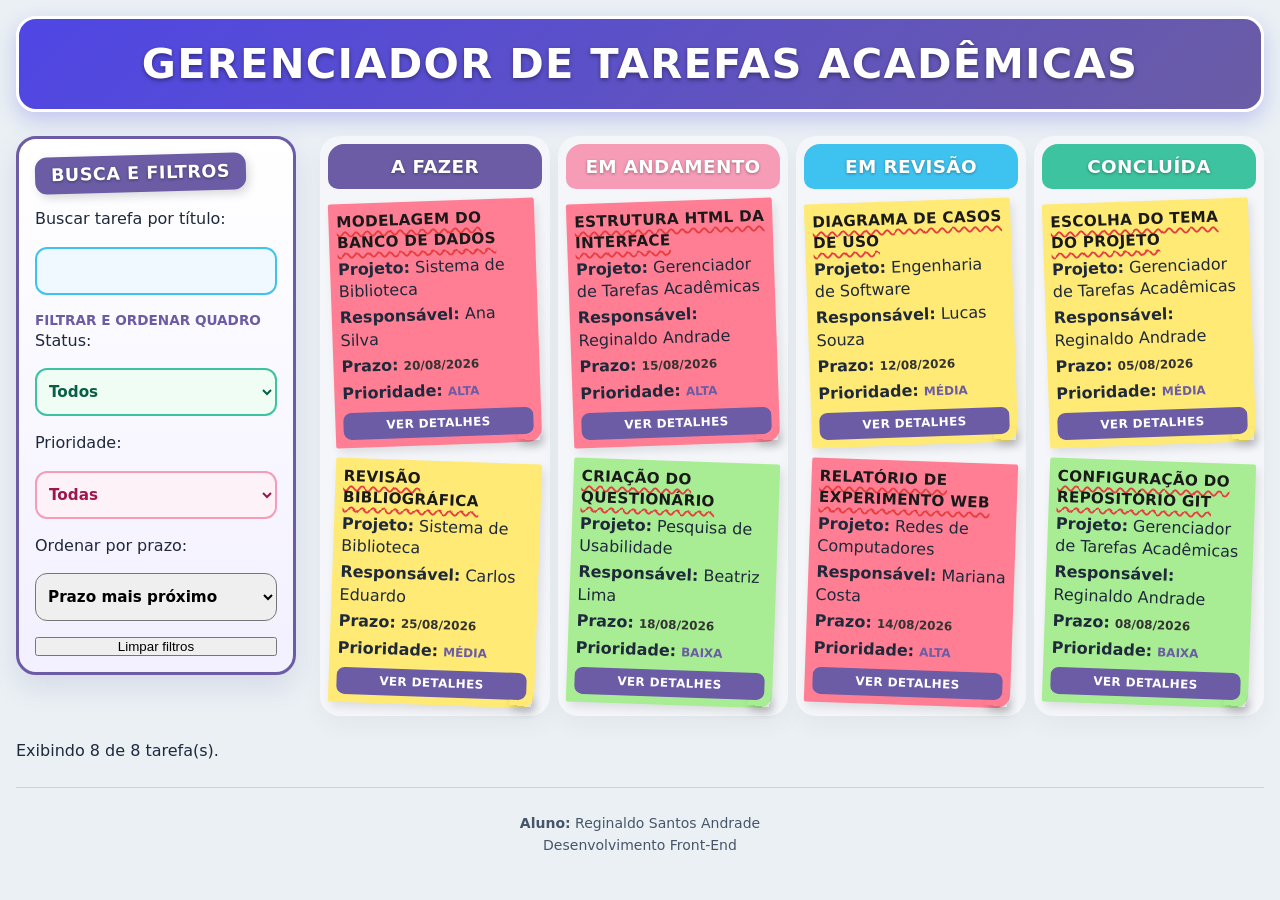
<file: index.html>
<!DOCTYPE html>
<html lang="pt-BR">
<head>
    <meta charset="UTF-8">
    <meta name="viewport" content="width=device-width, initial-scale=1.0">
    <title>Gerenciador de Tarefas Acadêmicas</title>
    <link rel="stylesheet" href="styles.css">
</head>
<body>
    <header>
        <h1>Gerenciador de Tarefas Acadêmicas</h1>
    </header>

    <main>
        <section aria-labelledby="titulo-filtros">    
            <h2 id="titulo-filtros">Busca e Filtros</h2>

            <form id="form-filtros">
                <label for="buscaTarefa">Buscar tarefa por título: </label>
                <input type="search" id="buscaTarefa" name="buscaTarefa">          
                
                <fieldset>
                    <legend>Filtrar e Ordenar quadro</legend>
                    
                    <label for="status">Status:</label>
                    <select id="status" name="status">
                      <option value="todos">Todos</option>
                      <option value="a-fazer">A Fazer</option>
                      <option value="em-andamento">Em Andamento</option>
                      <option value="em-revisao">Em Revisão</option>
                      <option value="concluida">Concluída</option>
                    </select>
                                    
                    <label for="prioridade">Prioridade:</label>
                    <select id="prioridade" name="prioridade">
                      <option value="todas">Todas</option>
                      <option value="baixa">Baixa</option>
                      <option value="media">Média</option>
                      <option value="alta">Alta</option>
                    </select>

                    <label for="ordenacao">Ordenar por prazo:</label>
                    <select id="ordenacao" name="ordenacao">
                      <option value="prazo-asc">Prazo mais próximo</option>
                      <option value="prazo-desc">Prazo mais distante</option>
                    </select>

                    <button type="button" id="btn-limpar-filtros">Limpar filtros</button>
                </fieldset>
            </form>
        </section>

        <!-- Região de Status acessível -->
        <div id="regiao-status" role="status" aria-live="polite"></div>
        
        <section aria-labelledby="titulo-quadro">
          <h2 id="titulo-quadro">Quadro de Tarefas</h2>

          <section aria-labelledby="status-a-fazer">
            <h3 id="status-a-fazer">A Fazer</h3>
            <ul data-lista-status="a-fazer"></ul>
          </section>
          
          <section aria-labelledby="status-em-andamento">
            <h3 id="status-em-andamento">Em Andamento</h3>
            <ul data-lista-status="em-andamento"></ul>
          </section>

          <section aria-labelledby="status-em-revisao">
            <h3 id="status-em-revisao">Em Revisão</h3>
            <ul data-lista-status="em-revisao"></ul>
          </section>
          
          <section aria-labelledby="status-concluida">
            <h3 id="status-concluida">Concluída</h3>
            <ul data-lista-status="concluida"></ul>
          </section>

        </section>
    </main>

    <footer>
        <p><b>Aluno:</b> Reginaldo Santos Andrade</p>
        <p>Desenvolvimento Front-End</p>    
    </footer>

    <script type="module" src="./js/app.js"></script>
</body>
</html>
</file>
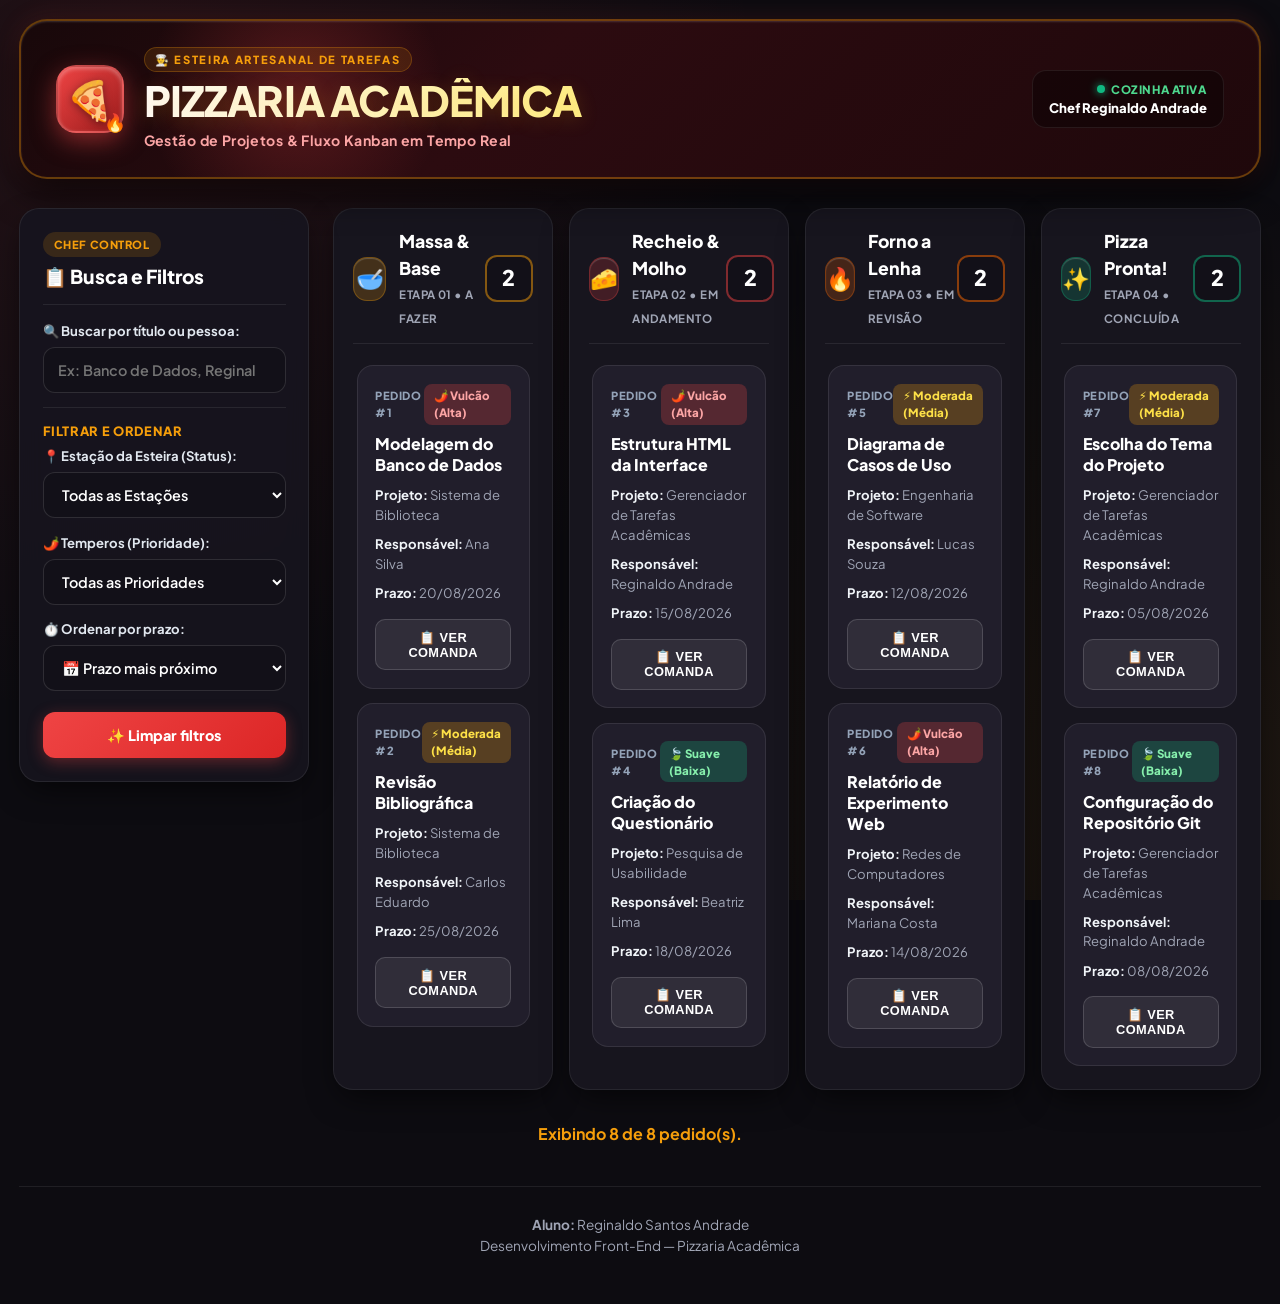
<file: E4-Extra/index.html>
<!DOCTYPE html>
<html lang="pt-BR">
<head>
    <meta charset="UTF-8">
    <meta name="viewport" content="width=device-width, initial-scale=1.0">
    <title>Pizzaria Acadêmica - Esteira Kanban Gourmet</title>
    <link rel="stylesheet" href="styles.css">
    <link rel="preconnect" href="https://fonts.googleapis.com">
    <link rel="preconnect" href="https://fonts.gstatic.com" crossorigin>
    <link href="https://fonts.googleapis.com/css2?family=Plus+Jakarta+Sans:wght@500;700;800;900&display=swap" rel="stylesheet">
</head>
<body>
    <!-- Topo Banner Pizzaria Artesanal -->
    <header class="header-pizzaria">
        <div class="header-glow"></div>
        <div class="header-container">
            <div class="emblema-pizzaria">
                <span class="icone-forno">🍕</span>
                <span class="emblema-fogo">🔥</span>
            </div>
            
            <div class="header-titulos">
                <span class="tag-topo">👨‍🍳 ESTEIRA ARTESANAL DE TAREFAS</span>
                <h1>PIZZARIA ACADÊMICA</h1>
                <p class="subtitulo-gourmet">Gestão de Projetos & Fluxo Kanban em Tempo Real</p>
            </div>

            <div class="header-info-chef">
                <div class="chef-status">
                    <span class="dot-online"></span>
                    <span>Cozinha Ativa</span>
                </div>
                <span class="chef-nome">Chef Reginaldo Andrade</span>
            </div>
        </div>
    </header>

    <main class="layout-principal">
        <!-- PAINEL LATERAL ESQUERDO (FILTROS DO GARÇOM) -->
        <section aria-labelledby="titulo-filtros" class="painel-garcom"> 
            <div class="painel-header">
                <span class="painel-badge">Chef Control</span>
                <h2 id="titulo-filtros">📋 Busca e Filtros</h2>
            </div>

            <form id="form-filtros" class="form-garcom">
                <div class="campo-custom">
                    <label for="buscaTarefa">🔍 Buscar por título ou pessoa:</label>
                    <input type="search" id="buscaTarefa" name="buscaTarefa" placeholder="Ex: Banco de Dados, Reginaldo...">
                </div>
                
                <div class="divisor-comanda"></div>
                
                <fieldset>
                    <legend>Filtrar e Ordenar</legend>
                    
                    <div class="campo-custom">
                        <label for="status">📍 Estação da Esteira (Status):</label>
                        <select id="status" name="status">
                          <option value="todos">Todas as Estações</option>
                          <option value="a-fazer">🥣 1. Massa & Base (A Fazer)</option>
                          <option value="em-andamento">🧀 2. Recheio & Molho (Em Andamento)</option>
                          <option value="em-revisao">🔥 3. Forno a Lenha (Em Revisão)</option>
                          <option value="concluida">✨ 4. Pizza Pronta (Concluída)</option>
                        </select>
                    </div>
                                    
                    <div class="campo-custom">
                        <label for="prioridade">🌶️ Temperos (Prioridade):</label>
                        <select id="prioridade" name="prioridade">
                          <option value="todas">Todas as Prioridades</option>
                          <option value="baixa">🍃 Suave (Baixa)</option>
                          <option value="media">⚡ Moderada (Média)</option>
                          <option value="alta">🌶️ Vulcão! (Alta)</option>
                        </select>
                    </div>

                    <div class="campo-custom">
                        <label for="ordenacao">⏱️ Ordenar por prazo:</label>
                        <select id="ordenacao" name="ordenacao">
                          <option value="prazo-asc">📅 Prazo mais próximo</option>
                          <option value="prazo-desc">📆 Prazo mais distante</option>
                        </select>
                    </div>

                    <button type="button" id="btn-limpar-filtros" class="btn-reset">✨ Limpar filtros</button>
                </fieldset>
            </form>
        </section>

        <!-- QUADRO KANBAN / ESTEIRA DE PIZZAS -->
        <section aria-labelledby="titulo-quadro" class="esteira-kanban">
          <h2 id="titulo-quadro" class="sr-only">Quadro de Tarefas</h2>

          <div class="estacoes-grid">
              <!-- Estação 1: A Fazer -->
              <section aria-labelledby="status-a-fazer" class="estacao-card estacao-massa">
                <header class="estacao-header">
                    <div class="estacao-titulo-wrapper">
                        <div class="icone-badge bg-massa">🥣</div>
                        <div>
                            <h3 id="status-a-fazer">Massa & Base</h3>
                            <span class="estacao-fase">Etapa 01 • A Fazer</span>
                        </div>
                    </div>
                    <div class="contador-placa border-massa">
                        <span class="contador-num" data-contador="a-fazer">0</span>
                    </div>
                </header>
                <ul data-lista-status="a-fazer" class="lista-pedidos"></ul>
              </section>
              
              <!-- Estação 2: Em Andamento -->
              <section aria-labelledby="status-em-andamento" class="estacao-card estacao-recheio">
                <header class="estacao-header">
                    <div class="estacao-titulo-wrapper">
                        <div class="icone-badge bg-recheio">🧀</div>
                        <div>
                            <h3 id="status-em-andamento">Recheio & Molho</h3>
                            <span class="estacao-fase">Etapa 02 • Em Andamento</span>
                        </div>
                    </div>
                    <div class="contador-placa border-recheio">
                        <span class="contador-num" data-contador="em-andamento">0</span>
                    </div>
                </header>
                <ul data-lista-status="em-andamento" class="lista-pedidos"></ul>
              </section>

              <!-- Estação 3: Em Revisão -->
              <section aria-labelledby="status-em-revisao" class="estacao-card estacao-forno">
                <header class="estacao-header">
                    <div class="estacao-titulo-wrapper">
                        <div class="icone-badge bg-forno">🔥</div>
                        <div>
                            <h3 id="status-em-revisao">Forno a Lenha</h3>
                            <span class="estacao-fase">Etapa 03 • Em Revisão</span>
                        </div>
                    </div>
                    <div class="contador-placa border-forno">
                        <span class="contador-num" data-contador="em-revisao">0</span>
                    </div>
                </header>
                <ul data-lista-status="em-revisao" class="lista-pedidos"></ul>
              </section>
              
              <!-- Estação 4: Concluída -->
              <section aria-labelledby="status-concluida" class="estacao-card estacao-pronta">
                <header class="estacao-header">
                    <div class="estacao-titulo-wrapper">
                        <div class="icone-badge bg-pronta">✨</div>
                        <div>
                            <h3 id="status-concluida">Pizza Pronta!</h3>
                            <span class="estacao-fase">Etapa 04 • Concluída</span>
                        </div>
                    </div>
                    <div class="contador-placa border-pronta">
                        <span class="contador-num" data-contador="concluida">0</span>
                    </div>
                </header>
                <ul data-lista-status="concluida" class="lista-pedidos"></ul>
              </section>
          </div>
        </section>

        <!-- Região de Status acessível -->
        <div id="regiao-status" role="status" aria-live="polite"></div>
    </main>

    <!-- Modal Comanda do Chef -->
    <div id="modal-detalhes" class="modal-overlay hidden" role="dialog" aria-modal="true">
        <div class="modal-comanda-card">
            <button type="button" class="btn-fechar-modal" id="btn-fechar-modal" aria-label="Fechar modal">&times;</button>
            
            <div class="comanda-topo">
                <span class="comanda-numero">FICHA DE PEDIDO #<span id="modal-id-pedido">1</span></span>
                <h3 id="modal-titulo">Nome da Tarefa</h3>
                <div class="comanda-badges">
                    <span id="modal-projeto" class="badge-materia">Projeto</span>
                    <span id="modal-responsavel" class="badge-materia">Responsável</span>
                </div>
            </div>

            <!-- Linha de Progresso da Esteira -->
            <div class="linha-esteira-progresso">
                <div class="passo-etapa" data-passo="a-fazer">
                    <div class="passo-dot">🥣</div>
                    <span>Massa</span>
                </div>
                <div class="trilho-linha"></div>
                <div class="passo-etapa" data-passo="em-andamento">
                    <div class="passo-dot">🧀</div>
                    <span>Recheio</span>
                </div>
                <div class="trilho-linha"></div>
                <div class="passo-etapa" data-passo="em-revisao">
                    <div class="passo-dot">🔥</div>
                    <span>Forno</span>
                </div>
                <div class="trilho-linha"></div>
                <div class="passo-etapa" data-passo="concluida">
                    <div class="passo-dot">✨</div>
                    <span>Pronta</span>
                </div>
            </div>

            <div class="comanda-corpo">
                <div class="secao-comanda grid-2-col">
                    <div>
                        <span class="label-comanda">⏰ Prazo Limite:</span>
                        <p id="modal-prazo" class="valor-comanda">--/--/----</p>
                    </div>
                    <div>
                        <span class="label-comanda">📍 Estação Atual:</span>
                        <p id="modal-status-nome" class="valor-comanda">Massa & Base</p>
                    </div>
                </div>
            </div>

            <div class="comanda-rodape">
                <button type="button" id="btn-avancar-estacao" class="btn-avancar-esteira">
                    Avançar para Próxima Estação ➔
                </button>
            </div>
        </div>
    </div>

    <footer>
        <p><b>Aluno:</b> Reginaldo Santos Andrade</p>
        <p>Desenvolvimento Front-End — Pizzaria Acadêmica</p>    
    </footer>

    <script type="module" src="./js/app.js"></script>
</body>
</html>
</file>
<file: styles.css>
*,
*::before,
*::after {
  box-sizing: border-box;
  margin: 0;
  padding: 0;
}

:root {
  --header-a-fazer: #6b5ca5;
  --header-em-progresso: #f69cb7;
  --header-feedback: #3ec3f0;
  --header-concluido: #3dc3a0;

  --postit-amarelo: #ffea75;
  --postit-verde: #a8ed93;
  --postit-rosa: #ff7e93;
  --postit-ondulacao: #e53e3e;

  --cor-fundo: #eaf0f4;
  --cor-card-coluna: #f4f6f9;
  --cor-texto-postit: #1a1a1a;
  --cor-texto-mutado: #475569;
  --cor-foco: #6b5ca5;

  --espaco-xs: 0.25rem;
  --espaco-sm: 0.5rem;
  --espaco-md: 1rem;
  --espaco-lg: 1.5rem;

  --raio-coluna: 20px;
}

body {
  font-family: system-ui, -apple-system, BlinkMacSystemFont, "Segoe UI", Roboto, sans-serif;
  background-color: var(--cor-fundo);
  color: #1e293b;
  line-height: 1.4;
  padding: var(--espaco-md);
  overflow-x: hidden;
  -webkit-font-smoothing: antialiased;
  -moz-osx-font-smoothing: grayscale;
  text-rendering: optimizeLegibility;
}

main {
  width: 100%;
  max-width: 1440px;
  margin: 0 auto;
  display: grid;
  grid-template-columns: minmax(0, 1fr);
  gap: var(--espaco-lg);
}

header {
  grid-column: 1 / -1;
  text-align: center;
  padding: 1.25rem var(--espaco-md);
  background: linear-gradient(135deg, #4f46e5 0%, var(--header-a-fazer) 100%);
  border-radius: 20px;
  box-shadow: 0 8px 20px rgba(79, 70, 229, 0.25);
  border: 3px solid #ffffff;
  width: 100%;
  overflow: hidden;
}

header h1 {
  font-family: system-ui, -apple-system, "Segoe UI", Roboto, sans-serif;
  font-weight: 900;
  font-size: clamp(1.6rem, 3.5vw + 0.5rem, 2.6rem);
  line-height: 1.2;
  text-transform: uppercase;
  color: #ffffff;
  letter-spacing: 0.03em;
  text-shadow: 0 2px 4px rgba(0, 0, 0, 0.4);
  margin: 0;
}

section[aria-labelledby="titulo-filtros"] {
  background: linear-gradient(180deg, #ffffff 0%, #f3f0ff 100%);
  padding: var(--espaco-md);
  border-radius: var(--raio-coluna);
  box-shadow: 0 12px 28px rgba(107, 92, 165, 0.15);
  border: 3px solid var(--header-a-fazer);
  display: flex;
  flex-direction: column;
  gap: var(--espaco-md);
  height: fit-content;
  width: 100%;
}

section[aria-labelledby="titulo-filtros"] h2 {
  color: #ffffff;
  background-color: var(--header-a-fazer);
  display: inline-block;
  align-self: flex-start;
  padding: 0.4rem 1rem;
  border-radius: 12px;
  font-family: system-ui, -apple-system, "Segoe UI", Roboto, sans-serif;
  font-weight: 800;
  font-size: 1.1rem;
  letter-spacing: 0.03em;
  text-transform: uppercase;
  box-shadow: 3px 4px 10px rgba(0, 0, 0, 0.15);
  transform: rotate(-1.5deg);
  text-shadow: 0 1px 3px rgba(0, 0, 0, 0.4);
}

form, fieldset {
  display: flex;
  flex-direction: column;
  gap: var(--espaco-md);
  border: none;
  padding: 0;
  width: 100%;
}

fieldset legend {
  font-weight: 800;
  text-transform: uppercase;
  color: var(--header-a-fazer);
  font-size: 0.85rem;
}

input[type="search"], 
select, 
button[type="submit"] {
  min-height: 48px;
  padding: 0 var(--espaco-sm);
  border-radius: 12px;
  font-weight: 700;
  width: 100%;
  font-family: inherit;
  font-size: 0.95rem;
  transition: all 0.2s ease;
}

select#prioridade {
  background-color: #fdf2f8;
  border: 2px solid var(--header-em-progresso);
  color: #9d174d;
}

input#buscaTarefa {
  background-color: #f0f9ff;
  border: 2px solid var(--header-feedback);
  color: #0369a1;
}

select#status {
  background-color: #f0fdf4;
  border: 2px solid var(--header-concluido);
  color: #065f46;
}

button[type="submit"] {
  background: linear-gradient(135deg, var(--header-em-progresso) 0%, var(--header-a-fazer) 100%);
  color: #ffffff;
  border: none;
  font-family: system-ui, -apple-system, "Segoe UI", Roboto, sans-serif;
  font-weight: 800;
  font-size: 1.05rem;
  text-transform: uppercase;
  letter-spacing: 0.03em;
  text-shadow: 0 1px 3px rgba(0, 0, 0, 0.4);
  cursor: pointer;
  box-shadow: 0 6px 16px rgba(107, 92, 165, 0.35);
}

button[type="submit"]:hover {
  opacity: 0.95;
  transform: translateY(-1px);
}

button[type="submit"]:active {
  transform: translateY(0);
}

section[aria-labelledby="titulo-quadro"] {
  display: grid;
  grid-template-columns: minmax(0, 1fr);
  gap: var(--espaco-md);
  padding: 0;
  background: none;
  border: none;
  width: 100%;
}

section[aria-labelledby="titulo-quadro"] > h2 {
  display: none;
}

section[aria-labelledby^="status-"] {
  background-color: var(--cor-card-coluna);
  border-radius: var(--raio-coluna);
  padding: var(--espaco-sm);
  display: flex;
  flex-direction: column;
  gap: var(--espaco-sm);
  box-shadow: 0 10px 25px rgba(0, 0, 0, 0.04);
  min-height: 480px;
  min-width: 0;
}

section[aria-labelledby^="status-"] h3 {
  padding: 0.6rem var(--espaco-xs);
  border-radius: 16px 16px 10px 10px;
  color: #ffffff;
  font-family: system-ui, -apple-system, "Segoe UI", Roboto, sans-serif;
  font-weight: 800;
  font-size: clamp(0.95rem, 1vw + 0.5rem, 1.15rem);
  text-align: center;
  text-transform: uppercase;
  letter-spacing: 0.02em;
  word-break: break-word;
  text-shadow: 0 1px 3px rgba(0, 0, 0, 0.35);
}

section[aria-labelledby="status-a-fazer"] h3 { background-color: var(--header-a-fazer); }
section[aria-labelledby="status-em-andamento"] h3 { background-color: var(--header-em-progresso); }
section[aria-labelledby="status-em-revisao"] h3 { background-color: var(--header-feedback); }
section[aria-labelledby="status-concluida"] h3 { background-color: var(--header-concluido); }

ul {
  list-style: none;
  display: flex;
  flex-direction: column;
  gap: var(--espaco-md);
  padding: var(--espaco-xs);
  flex-grow: 1;
  min-width: 0;
}

article {
  background-color: var(--postit-amarelo);
  padding: var(--espaco-sm) var(--espaco-sm);
  border-radius: 2px 2px 14px 2px;
  box-shadow: 3px 5px 10px rgba(0, 0, 0, 0.1);
  display: flex;
  flex-direction: column;
  gap: var(--espaco-xs);
  position: relative;
  min-height: 110px;
  min-width: 0;
  transition: transform 0.2s ease, box-shadow 0.2s ease;
  cursor: grab;
  isolation: isolate;
}

article::after {
  content: "";
  position: absolute;
  bottom: 2px;
  right: 2px;
  width: 22px;
  height: 12px;
  box-shadow: 3px 5px 8px rgba(0, 0, 0, 0.2);
  transform: rotate(6deg);
  z-index: -1;
}

li:nth-child(odd) article { transform: rotate(-2deg); }
li:nth-child(even) article { transform: rotate(2deg); }

article:hover {
  transform: rotate(0deg) scale(1.03) translateY(-3px);
  box-shadow: 5px 12px 18px rgba(0, 0, 0, 0.15);
  z-index: 10;
}

article h4 {
  font-family: system-ui, -apple-system, "Segoe UI", Roboto, sans-serif;
  font-weight: 800;
  font-size: 0.95rem;
  text-transform: uppercase;
  color: var(--cor-texto-postit);
  letter-spacing: 0.02em;
  text-decoration: underline wavy var(--postit-ondulacao) 2px;
  text-underline-offset: 4px;
  flex-grow: 1;
  white-space: normal;
  word-break: break-word;
  overflow-wrap: break-word;
  min-width: 0;
}

article span, article .prioridade {
  font-size: 0.75rem;
  font-weight: 800;
  text-transform: uppercase;
  color: var(--header-a-fazer);
}

article time, article .prazo {
  font-family: system-ui, -apple-system, BlinkMacSystemFont, sans-serif;
  color: #333333;
  font-size: 0.75rem;
  font-weight: 600;
  margin-top: auto;
}

article.postit-verde { background-color: var(--postit-verde); }
article.postit-rosa { background-color: var(--postit-rosa); }

article .btn-detalhes {
  margin-top: var(--espaco-xs);
  padding: 0.4rem 0.6rem;
  background-color: var(--header-a-fazer);
  color: #ffffff;
  border: none;
  border-radius: 8px;
  font-family: inherit;
  font-weight: 700;
  font-size: 0.75rem;
  cursor: pointer;
  text-transform: uppercase;
  letter-spacing: 0.03em;
  transition: background-color 0.2s ease, transform 0.1s ease;
  display: inline-flex;
  align-items: center;
  justify-content: center;
  width: 100%;
}

article .btn-detalhes:hover {
  background-color: #4f46e5;
}

article .btn-detalhes:active {
  transform: scale(0.98);
}

footer {
  grid-column: 1 / -1;
  text-align: center;
  padding: var(--espaco-lg) 0 var(--espaco-md) 0;
  margin-top: var(--espaco-lg);
  border-top: 1px solid #cbd5e1;
  color: var(--cor-texto-mutado);
  font-size: 0.875rem;
  font-weight: 500;
  line-height: 1.6;
}

footer p {
  margin: 0;
}

footer strong {
  color: #1e293b;
  font-weight: 600;
}

<<<<<<< HEAD

=======
>>>>>>> ebf9dc61c2cc86653aa10966e6f1ca7551404ff6
#regiao-status {
  grid-column: 1 / -1;
  width: 100%;
  text-align: center;
  font-weight: 700;
  color: var(--header-a-fazer);
  padding: var(--espaco-xs) 0;
}

#regiao-status:empty {
  padding: 0;
  margin: 0;
}
<<<<<<< HEAD
=======

:focus-visible,
button:focus-visible,
select:focus-visible,
input:focus-visible {
  outline: 3px solid var(--cor-foco);
  outline-offset: 2px;
}

.item-vazio {
  list-style: none;
  padding: var(--espaco-md);
  text-align: center;
}

.item-vazio p {
  font-size: 0.85rem;
  font-weight: 600;
  color: var(--cor-texto-mutado);
  font-style: italic;
}

>>>>>>> ebf9dc61c2cc86653aa10966e6f1ca7551404ff6
/* --------------------------------------------------------------------------
   JUSTIFICATIVA BREAKPOINT 640px:
   Em telas mobile com largura inferior a 640px, a exibição de 4 colunas empilhadas
   em apenas 1 coluna gera uma rolagem vertical excessivamente longa.
   A partir de 640px, a largura do viewport permite dividir o quadro Kanban em 2 colunas
   paralelas, aproveitando melhor o espaço horizontal sem comprimir o texto dos cartões.
   -------------------------------------------------------------------------- */
@media (min-width: 640px) {
  section[aria-labelledby="titulo-quadro"] {
    grid-template-columns: repeat(2, minmax(0, 1fr));
  }
}

/* --------------------------------------------------------------------------
   JUSTIFICATIVA BREAKPOINT 1024px:
   Em monitores grandes (>=1024px), o painel de filtros posicionado no topo consome
   altura útil de tela e deixa as laterais do layout vazias. Além disso, manter apenas
   2 colunas estica demais as listas de tarefas.
   A partir de 1024px, a largura total permite mudar o layout principal para 2 colunas
   no Grid (sidebar de filtros com 260px fixos à esquerda e quadro Kanban à direita)
   e exibir as 4 colunas de status simultaneamente em paralelo, eliminando a rolagem
   horizontal via minmax(0, 1fr).
   -------------------------------------------------------------------------- */
@media (min-width: 1024px) {
  main {
    grid-template-columns: 280px minmax(0, 1fr);
    gap: var(--espaco-lg);
    align-items: start;
  }

  header {
    grid-column: 1 / -1;
    grid-row: 1;
  }

  section[aria-labelledby="titulo-filtros"] {
    grid-column: 1;
    grid-row: 2;
  }

  section[aria-labelledby="titulo-quadro"] {
    grid-column: 2;
    grid-row: 2;
    grid-template-columns: repeat(4, minmax(0, 1fr));
    gap: var(--espaco-sm);
  }

  #regiao-status {
    grid-column: 1 / -1;
    grid-row: 3;
  }

  footer {
    grid-column: 1 / -1;
    grid-row: 4;
  }
}
</file>
<file: E4-Extra/styles.css>
*,
*::before,
*::after {
  box-sizing: border-box;
  margin: 0;
  padding: 0;
}

:root {
  /* Paleta Gourmet Carvão & Brasa */
  --bg-principal: #0d0c11;
  --bg-card-coluna: #17151e;
  --bg-card-item: #211e2b;
  --bg-input: #121018;
  
  --cor-texto: #ffffff;
  --cor-texto-mutado: #a0a5b5;

  /* Cores Temáticas das Estações */
  --cor-massa: #f59e0b;     /* Amarelo Trigo Ouro */
  --cor-recheio: #ef4444;   /* Vermelho Tomate Crimson */
  --cor-forno: #ff6b00;     /* Laranja Brasa Viva */
  --cor-pronta: #10b981;    /* Verde Manjericão Fresh */

  --sombra-gourmet: 0 12px 32px -8px rgba(0, 0, 0, 0.7);
  --fonte-principal: 'Plus Jakarta Sans', system-ui, -apple-system, sans-serif;
  --raio-coluna: 20px;
}

.sr-only {
  position: absolute;
  width: 1px;
  height: 1px;
  padding: 0;
  margin: -1px;
  overflow: hidden;
  clip-path: inset(50%);
  white-space: nowrap;
  border: 0;
}

body {
  font-family: var(--fonte-principal);
  background-color: var(--bg-principal);
  background-image: 
    radial-gradient(circle at 10% 10%, rgba(239, 68, 68, 0.1) 0px, transparent 45%),
    radial-gradient(circle at 90% 90%, rgba(245, 158, 11, 0.08) 0px, transparent 45%);
  background-attachment: fixed;
  color: var(--cor-texto);
  line-height: 1.5;
  padding: 1.2rem;
  min-height: 100vh;
  -webkit-font-smoothing: antialiased;
}

/* ==========================================================================
   HEADER NOVO E ILUMINADO
   ========================================================================== */
.header-pizzaria {
  position: relative;
  max-width: 1440px;
  margin: 0 auto 1.8rem auto;
  background: linear-gradient(135deg, #18080a 0%, #2c0b10 40%, #1f080b 100%);
  border: 2px solid rgba(245, 158, 11, 0.35);
  border-radius: 28px;
  padding: 1.6rem 2.2rem;
  box-shadow: 
    0 15px 35px rgba(0, 0, 0, 0.7),
    0 0 25px rgba(239, 68, 68, 0.15),
    inset 0 1px 2px rgba(255, 255, 255, 0.15);
  overflow: hidden;
}

.header-glow {
  position: absolute;
  top: -50%;
  left: 10%;
  width: 300px;
  height: 300px;
  background: radial-gradient(circle, rgba(239, 68, 68, 0.25) 0%, transparent 70%);
  pointer-events: none;
}

.header-container {
  position: relative;
  z-index: 1;
  display: flex;
  align-items: center;
  justify-content: space-between;
  flex-wrap: wrap;
  gap: 1.2rem;
}

.emblema-pizzaria {
  position: relative;
  background: linear-gradient(135deg, #ef4444 0%, #991b1b 100%);
  width: 68px;
  height: 68px;
  border-radius: 20px;
  display: flex;
  align-items: center;
  justify-content: center;
  box-shadow: 0 8px 25px rgba(239, 68, 68, 0.5), inset 0 2px 4px rgba(255, 255, 255, 0.3);
  border: 2px solid rgba(254, 202, 202, 0.2);
}

.icone-forno {
  font-size: 2.4rem;
  filter: drop-shadow(0 2px 4px rgba(0,0,0,0.4));
}

.emblema-fogo {
  position: absolute;
  bottom: -4px;
  right: -4px;
  font-size: 1.1rem;
  animation: pulsoFogo 1.5s infinite alternate;
}

@keyframes pulsoFogo {
  0% { transform: scale(0.9); opacity: 0.8; }
  100% { transform: scale(1.25); opacity: 1; filter: drop-shadow(0 0 6px #f59e0b); }
}

.header-titulos {
  display: flex;
  flex-direction: column;
  gap: 0.2rem;
  flex-grow: 1;
}

.tag-topo {
  display: inline-block;
  font-size: 0.7rem;
  font-weight: 800;
  color: #f59e0b;
  text-transform: uppercase;
  letter-spacing: 0.15em;
  background: rgba(245, 158, 11, 0.12);
  border: 1px solid rgba(245, 158, 11, 0.25);
  padding: 0.2rem 0.65rem;
  border-radius: 999px;
  width: -webkit-fit-content;
  width: -moz-fit-content;
  width: fit-content;
}

.header-titulos h1 {
  font-size: clamp(1.8rem, 3vw + 0.5rem, 2.6rem);
  font-weight: 900;
  letter-spacing: -0.02em;
  background: linear-gradient(90deg, #ffffff 0%, #fef08a 50%, #f59e0b 100%);
  background-clip: text;
  -webkit-background-clip: text;
  -webkit-text-fill-color: transparent;
  text-shadow: 0 4px 20px rgba(245, 158, 11, 0.2);
  line-height: 1.1;
  margin: 0.2rem 0;
}

.subtitulo-gourmet {
  color: #fca5a5;
  font-size: 0.88rem;
  font-weight: 700;
  letter-spacing: 0.03em;
}

.header-info-chef {
  display: flex;
  flex-direction: column;
  align-items: flex-end;
  background: rgba(0, 0, 0, 0.35);
  border: 1px solid rgba(255, 255, 255, 0.08);
  padding: 0.6rem 1rem;
  border-radius: 14px;
  margin-left: auto;
}

.chef-status {
  display: flex;
  align-items: center;
  gap: 0.4rem;
  font-size: 0.72rem;
  font-weight: 800;
  color: #4ed88e;
  text-transform: uppercase;
  letter-spacing: 0.05em;
}

.dot-online {
  width: 8px;
  height: 8px;
  background-color: #10b981;
  border-radius: 50%;
  box-shadow: 0 0 8px #10b981;
}

.chef-nome {
  font-size: 0.82rem;
  font-weight: 800;
  color: #ffffff;
}

/* ==========================================================================
   LAYOUT PRINCIPAL E FILTROS LATERAIS
   ========================================================================== */
.layout-principal {
  max-width: 1440px;
  margin: 0 auto;
  display: grid;
  grid-template-columns: 1fr;
  gap: 1.5rem;
  align-items: start;
}

.painel-garcom {
  background: rgba(23, 21, 30, 0.95);
  -webkit-backdrop-filter: blur(12px);
  backdrop-filter: blur(12px);
  border: 1px solid rgba(255, 255, 255, 0.08);
  border-radius: var(--raio-coluna);
  padding: 1.4rem;
  box-shadow: var(--sombra-gourmet);
  display: flex;
  flex-direction: column;
  gap: 1rem;
}

.painel-header {
  border-bottom: 1px solid rgba(255, 255, 255, 0.08);
  padding-bottom: 0.8rem;
}

.painel-badge {
  background: rgba(245, 158, 11, 0.15);
  color: var(--cor-massa);
  font-size: 0.7rem;
  font-weight: 800;
  text-transform: uppercase;
  padding: 0.25rem 0.7rem;
  border-radius: 999px;
  display: inline-block;
  margin-bottom: 0.3rem;
  letter-spacing: 0.05em;
}

.painel-garcom h2 {
  font-size: 1.2rem;
  font-weight: 800;
  color: #ffffff;
}

.form-garcom, fieldset {
  display: flex;
  flex-direction: column;
  gap: 0.9rem;
  border: none;
  padding: 0;
}

fieldset legend {
  font-weight: 800;
  text-transform: uppercase;
  color: var(--cor-massa);
  font-size: 0.8rem;
  letter-spacing: 0.05em;
  margin-bottom: 0.3rem;
}

.campo-custom {
  display: flex;
  flex-direction: column;
  gap: 0.4rem;
}

.campo-custom label {
  font-size: 0.82rem;
  font-weight: 700;
  color: #e2e8f0;
}

input[type="search"],
select,
.btn-reset {
  width: 100%;
  min-height: 46px;
  padding: 0 0.9rem;
  border-radius: 12px;
  background-color: var(--bg-input);
  border: 1px solid rgba(255, 255, 255, 0.12);
  color: #ffffff;
  font-family: inherit;
  font-size: 0.9rem;
  font-weight: 600;
  transition: all 0.2s ease;
}

input[type="search"]:focus,
select:focus {
  outline: none;
  border-color: var(--cor-massa);
  box-shadow: 0 0 0 3px rgba(245, 158, 11, 0.25);
}

.divisor-comanda {
  height: 1px;
  background: rgba(255, 255, 255, 0.08);
}

.btn-reset {
  background: linear-gradient(135deg, #ef4444 0%, #dc2626 100%);
  color: #ffffff;
  border: none;
  font-weight: 800;
  cursor: pointer;
  box-shadow: 0 4px 15px rgba(239, 68, 68, 0.35);
  margin-top: 0.4rem;
}

.btn-reset:hover {
  transform: translateY(-2px);
  box-shadow: 0 6px 20px rgba(239, 68, 68, 0.5);
}

/* ==========================================================================
   ESTEIRA KANBAN DE PIZZAS
   ========================================================================== */
.esteira-kanban { width: 100%; }

.estacoes-grid {
  display: grid;
  grid-template-columns: 1fr;
  gap: 1.2rem;
  width: 100%;
}

.estacao-card {
  background: var(--bg-card-coluna);
  border-radius: var(--raio-coluna);
  padding: 1.2rem;
  display: flex;
  flex-direction: column;
  gap: 1.1rem;
  border: 1px solid rgba(255, 255, 255, 0.07);
  box-shadow: var(--sombra-gourmet);
  min-height: 520px;
}

.estacao-header {
  display: flex;
  align-items: center;
  justify-content: space-between;
  padding-bottom: 0.9rem;
  border-bottom: 1px solid rgba(255, 255, 255, 0.08);
}

.estacao-titulo-wrapper {
  display: flex;
  align-items: center;
  gap: 0.8rem;
}

.icone-badge {
  width: 44px;
  height: 44px;
  border-radius: 14px;
  display: flex;
  align-items: center;
  justify-content: center;
  font-size: 1.4rem;
  box-shadow: inset 0 1px 1px rgba(255, 255, 255, 0.2);
}

.bg-massa { background: rgba(245, 158, 11, 0.2); border: 1px solid rgba(245, 158, 11, 0.3); }
.bg-recheio { background: rgba(239, 68, 68, 0.2); border: 1px solid rgba(239, 68, 68, 0.3); }
.bg-forno { background: rgba(255, 107, 0, 0.2); border: 1px solid rgba(255, 107, 0, 0.3); }
.bg-pronta { background: rgba(16, 185, 129, 0.2); border: 1px solid rgba(16, 185, 129, 0.3); }

.estacao-header h3 {
  font-size: 1.1rem;
  font-weight: 800;
  color: #ffffff;
}

.estacao-fase {
  font-size: 0.72rem;
  font-weight: 700;
  color: var(--cor-texto-mutado);
  text-transform: uppercase;
  letter-spacing: 0.04em;
}

.contador-placa {
  background: var(--bg-input);
  padding: 0.35rem 0.85rem;
  border-radius: 12px;
  border: 2px solid transparent;
  min-width: 48px;
  text-align: center;
}

.border-massa { border-color: rgba(245, 158, 11, 0.5); }
.border-recheio { border-color: rgba(239, 68, 68, 0.5); }
.border-forno { border-color: rgba(255, 107, 0, 0.5); }
.border-pronta { border-color: rgba(16, 185, 129, 0.5); }

.contador-num {
  font-size: 1.35rem;
  font-weight: 900;
  color: #ffffff;
}

/* Listas de Tarefas */
ul[data-lista-status] {
  list-style: none;
  display: flex;
  flex-direction: column;
  gap: 0.9rem;
  flex-grow: 1;
  min-height: 200px;
  border-radius: 16px;
  padding: 0.2rem;
  transition: background-color 0.2s ease;
}

ul[data-lista-status].drag-over {
  background-color: rgba(245, 158, 11, 0.1);
  outline: 2px dashed var(--cor-massa);
}

/* Cartões de Pizza */
article.card-pizza-item {
  background: var(--bg-card-item);
  border: 1px solid rgba(255, 255, 255, 0.09);
  border-radius: 16px;
  padding: 1.1rem;
  display: flex;
  flex-direction: column;
  gap: 0.6rem;
  cursor: grab;
  transition: transform 0.2s ease, box-shadow 0.2s ease;
}

article.card-pizza-item:hover {
  transform: translateY(-4px);
  box-shadow: 0 10px 25px rgba(0, 0, 0, 0.5);
  border-color: rgba(255, 255, 255, 0.25);
}

article.card-pizza-item.dragging {
  opacity: 0.4;
  transform: scale(0.96);
}

.card-pedido-header {
  display: flex;
  justify-content: space-between;
  align-items: center;
}

.tag-pedido-id {
  font-size: 0.7rem;
  font-weight: 800;
  color: #94a3b8;
  letter-spacing: 0.05em;
}

article.card-pizza-item h4 {
  font-size: 1rem;
  font-weight: 800;
  color: #ffffff;
  line-height: 1.3;
}

article.card-pizza-item p {
  font-size: 0.82rem;
  color: var(--cor-texto-mutado);
}

article.card-pizza-item p strong { color: #f1f5f9; }

.pimenta-badge {
  font-size: 0.72rem;
  font-weight: 800;
  padding: 0.2rem 0.6rem;
  border-radius: 8px;
}

.pimenta-alta { background: rgba(239, 68, 68, 0.25); color: #fca5a5; }
.pimenta-media { background: rgba(245, 158, 11, 0.25); color: #fde047; }
.pimenta-baixa { background: rgba(16, 185, 129, 0.25); color: #86efac; }

.btn-detalhes {
  margin-top: 0.4rem;
  padding: 0.6rem;
  background: rgba(255, 255, 255, 0.07);
  color: #ffffff;
  border: 1px solid rgba(255, 255, 255, 0.15);
  border-radius: 10px;
  font-size: 0.8rem;
  font-weight: 800;
  cursor: pointer;
  transition: all 0.2s ease;
  width: 100%;
  text-transform: uppercase;
  letter-spacing: 0.03em;
}

.btn-detalhes:hover {
  background: var(--cor-massa);
  color: #0d0c11;
  border-color: var(--cor-massa);
}

/* Modal Comanda */
.modal-overlay {
  position: fixed;
  top: 0; left: 0;
  width: 100vw; height: 100vh;
  background: rgba(0, 0, 0, 0.85);
  -webkit-backdrop-filter: blur(8px);
  backdrop-filter: blur(8px);
  display: flex;
  align-items: center;
  justify-content: center;
  z-index: 1000;
}

.modal-overlay.hidden { display: none; }

.modal-comanda-card {
  background: #17151e;
  border: 2px solid var(--cor-massa);
  border-radius: 24px;
  padding: 1.8rem;
  width: 90%;
  max-width: 500px;
  box-shadow: 0 25px 60px rgba(0, 0, 0, 0.85);
  position: relative;
  color: #ffffff;
}

.btn-fechar-modal {
  position: absolute;
  top: 1.2rem; right: 1.2rem;
  background: none;
  border: none;
  color: var(--cor-texto-mutado);
  font-size: 1.8rem;
  cursor: pointer;
}

.comanda-numero {
  font-size: 0.75rem;
  font-weight: 800;
  color: var(--cor-massa);
  letter-spacing: 0.08em;
}

#modal-titulo {
  font-size: 1.35rem;
  font-weight: 900;
  margin: 0.2rem 0;
}

.comanda-badges {
  display: flex;
  gap: 0.6rem;
  margin-bottom: 1.2rem;
}

.badge-materia {
  background: rgba(147, 197, 253, 0.15);
  color: #93c5fd;
  font-size: 0.75rem;
  font-weight: 700;
  padding: 0.25rem 0.65rem;
  border-radius: 6px;
}

.linha-esteira-progresso {
  display: flex;
  align-items: center;
  justify-content: space-between;
  background: var(--bg-input);
  padding: 0.85rem 1rem;
  border-radius: 14px;
  margin-bottom: 1.2rem;
  border: 1px solid rgba(255, 255, 255, 0.08);
}

.passo-etapa {
  display: flex;
  flex-direction: column;
  align-items: center;
  opacity: 0.35;
  transition: opacity 0.3s, transform 0.3s;
}

.passo-etapa.ativo {
  opacity: 1;
  transform: scale(1.1);
}

.passo-dot { font-size: 1.3rem; }
.passo-etapa span { font-size: 0.65rem; font-weight: 800; text-transform: uppercase; }
.trilho-linha { flex-grow: 1; height: 2px; background: rgba(255, 255, 255, 0.1); margin: 0 0.4rem; }

.secao-comanda { margin-bottom: 1.1rem; }
.grid-2-col { display: grid; grid-template-columns: 1fr 1fr; gap: 1rem; }
.label-comanda { font-size: 0.75rem; color: var(--cor-texto-mutado); font-weight: 700; }
.valor-comanda { font-size: 0.9rem; font-weight: 800; color: #ffffff; }

.btn-avancar-esteira {
  width: 100%;
  padding: 0.9rem;
  background: linear-gradient(135deg, #f59e0b 0%, #d97706 100%);
  color: #0d0c11;
  border: none;
  border-radius: 14px;
  font-weight: 900;
  font-size: 0.92rem;
  cursor: pointer;
  box-shadow: 0 4px 15px rgba(245, 158, 11, 0.4);
  transition: transform 0.2s;
}

.btn-avancar-esteira:hover { transform: translateY(-2px); }

#regiao-status {
  grid-column: 1 / -1;
  text-align: center;
  font-weight: 700;
  color: var(--cor-massa);
  padding: 0.5rem 0;
}

footer {
  text-align: center;
  padding: 1.8rem 0;
  margin-top: 2rem;
  border-top: 1px solid rgba(255, 255, 255, 0.08);
  color: var(--cor-texto-mutado);
  font-size: 0.85rem;
}

.item-vazio {
  list-style: none;
  padding: 1.5rem;
  text-align: center;
  border: 2px dashed rgba(255, 255, 255, 0.1);
  border-radius: 14px;
}

.item-vazio p {
  font-size: 0.82rem;
  color: var(--cor-texto-mutado);
  font-style: italic;
}

/* Responsividade Alinhada no Topo */
@media (min-width: 800px) {
  .layout-principal {
    grid-template-columns: 290px minmax(0, 1fr);
    gap: 1.5rem;
  }

  .estacoes-grid {
    grid-template-columns: repeat(2, minmax(0, 1fr));
  }
}

@media (min-width: 1280px) {
  .estacoes-grid {
    grid-template-columns: repeat(4, minmax(0, 1fr));
    gap: 1rem;
  }
}
</file>
